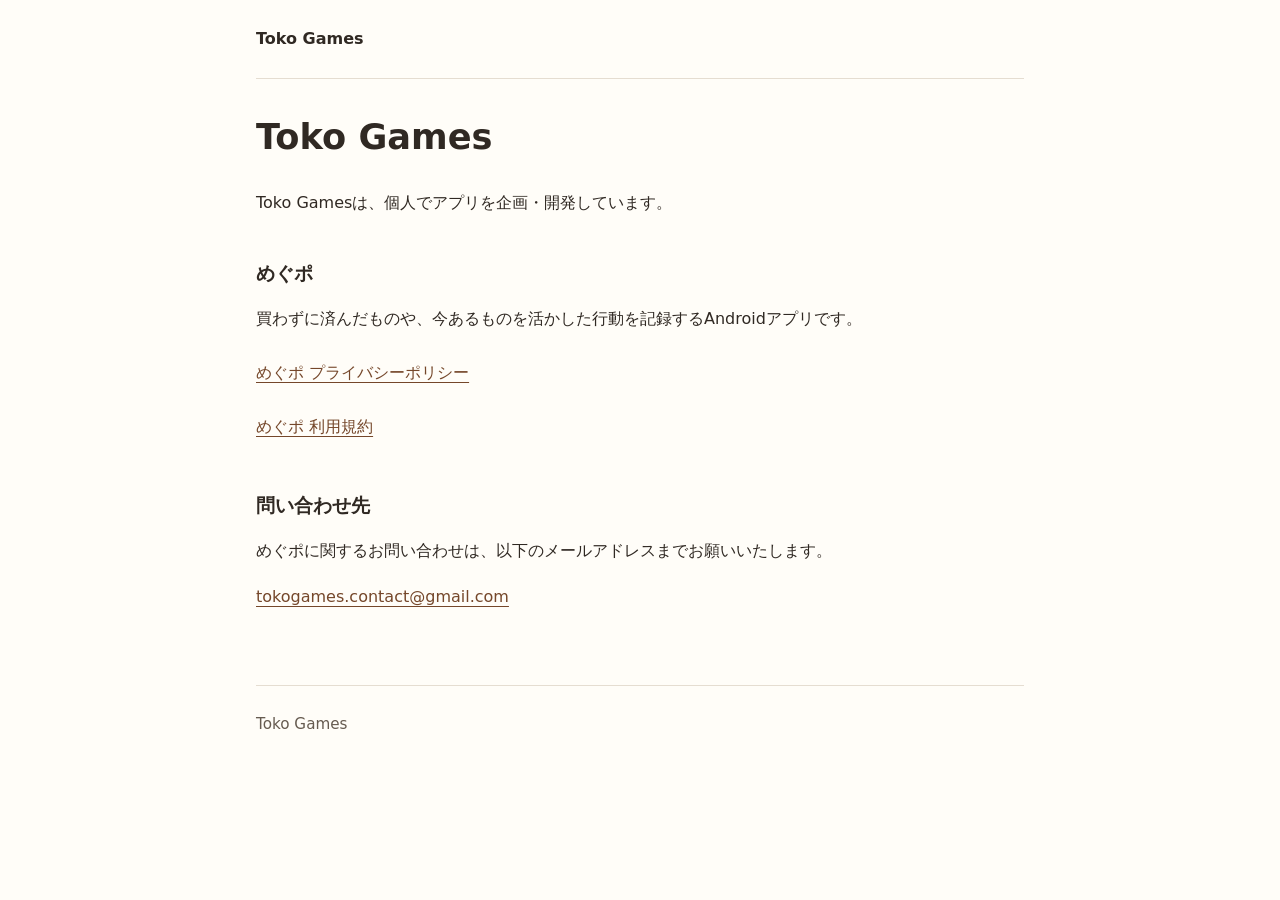
<file: index.html>
<!doctype html>
<html lang="ja">
<head>
<meta charset="utf-8">
<meta name="viewport" content="width=device-width, initial-scale=1">
<title>Toko Games</title>
<meta name="description" content="個人でアプリを制作するToko Gamesの公式ページ。めぐポのプライバシーポリシー、利用規約、問い合わせ先をご案内します。">
<link rel="stylesheet" href="assets/site.css">
</head>
<body>
<a class="skip" href="#main">本文へ移動</a>
<header class="site-header"><span>Toko Games</span></header>
<main id="main">
<h1>Toko Games</h1>
<p>Toko Gamesは、個人でアプリを企画・開発しています。</p>
<section aria-labelledby="megupo-title">
<h2 id="megupo-title">めぐポ</h2>
<p>買わずに済んだものや、今あるものを活かした行動を記録するAndroidアプリです。</p>
<ul class="page-links">
<li><a href="megupo/privacy/">めぐポ プライバシーポリシー</a></li>
<li><a href="megupo/terms/">めぐポ 利用規約</a></li>
</ul>
</section>
<section id="contact" aria-labelledby="contact-title">
<h2 id="contact-title">問い合わせ先</h2>
<p>めぐポに関するお問い合わせは、以下のメールアドレスまでお願いいたします。</p>
<p><a href="mailto:tokogames.contact@gmail.com">tokogames.contact@gmail.com</a></p>
</section>
</main>
<footer><p>Toko Games</p></footer>
</body>
</html>
</file>
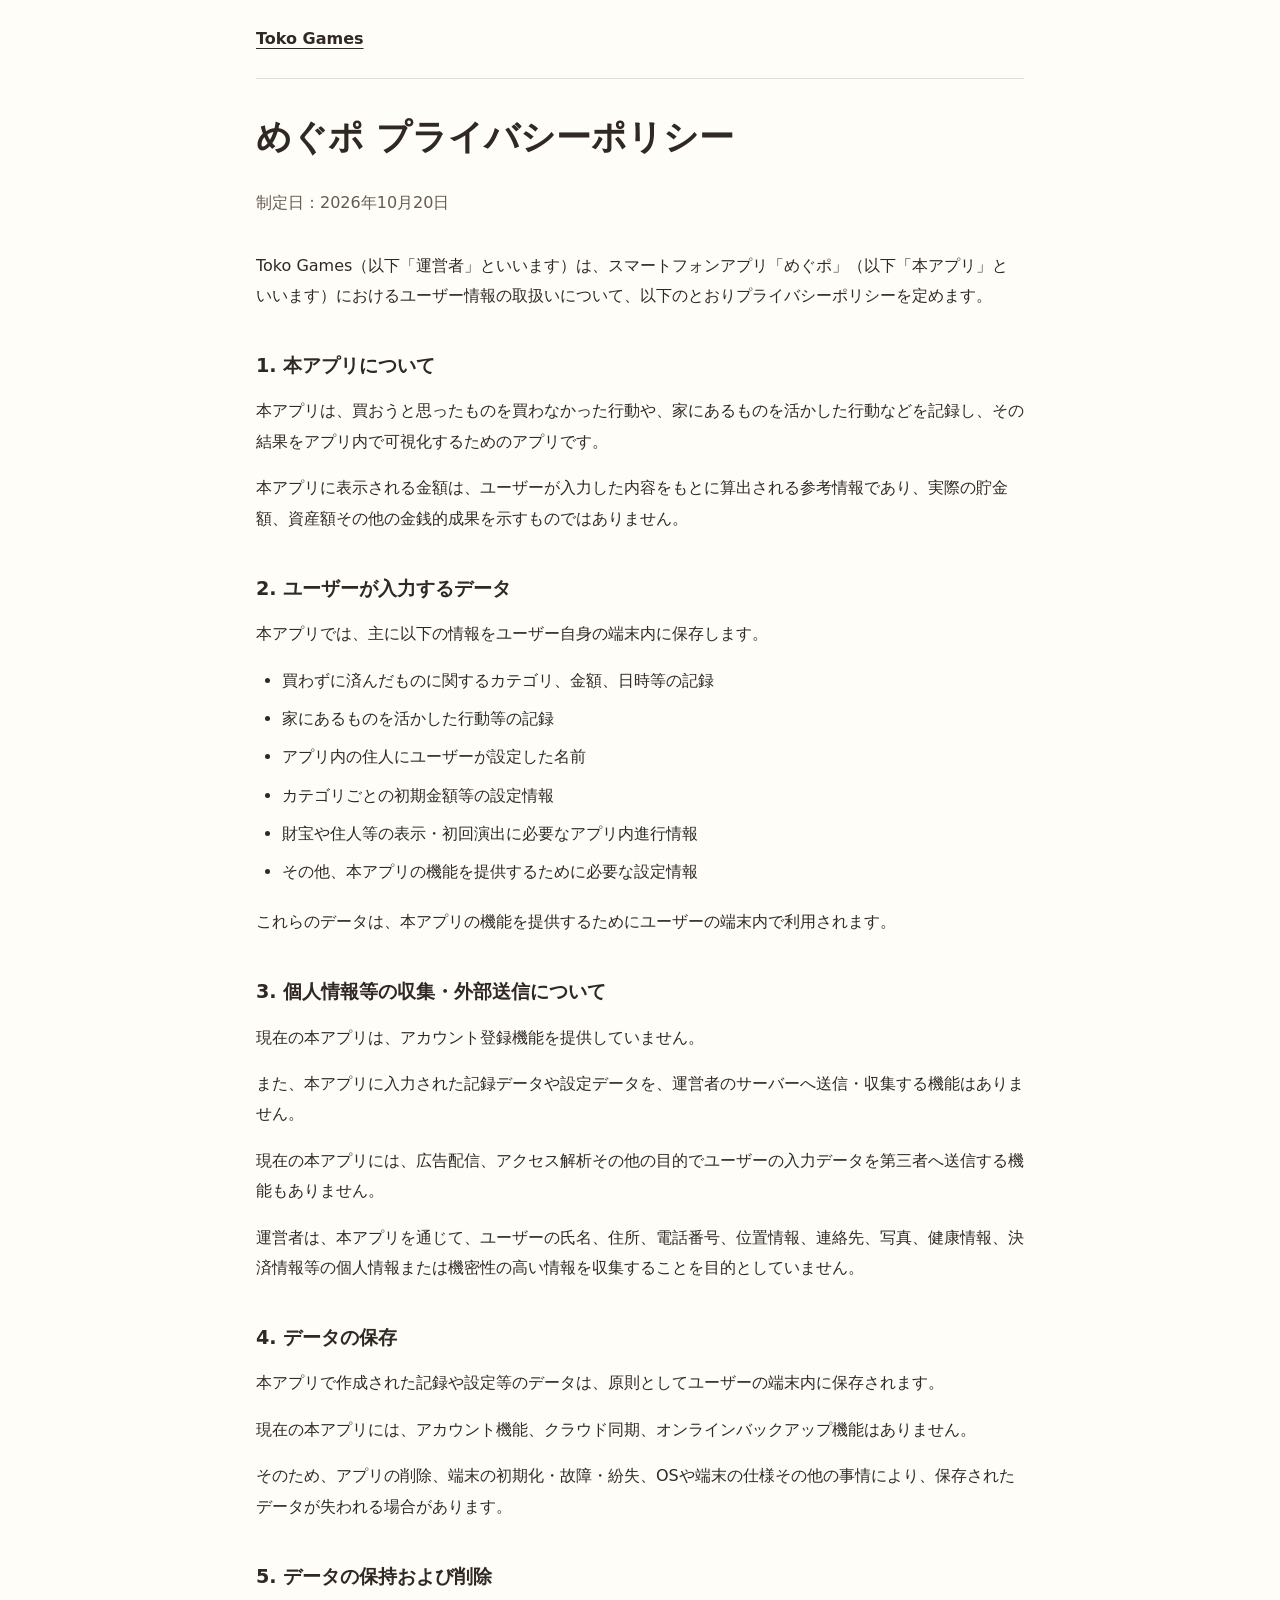
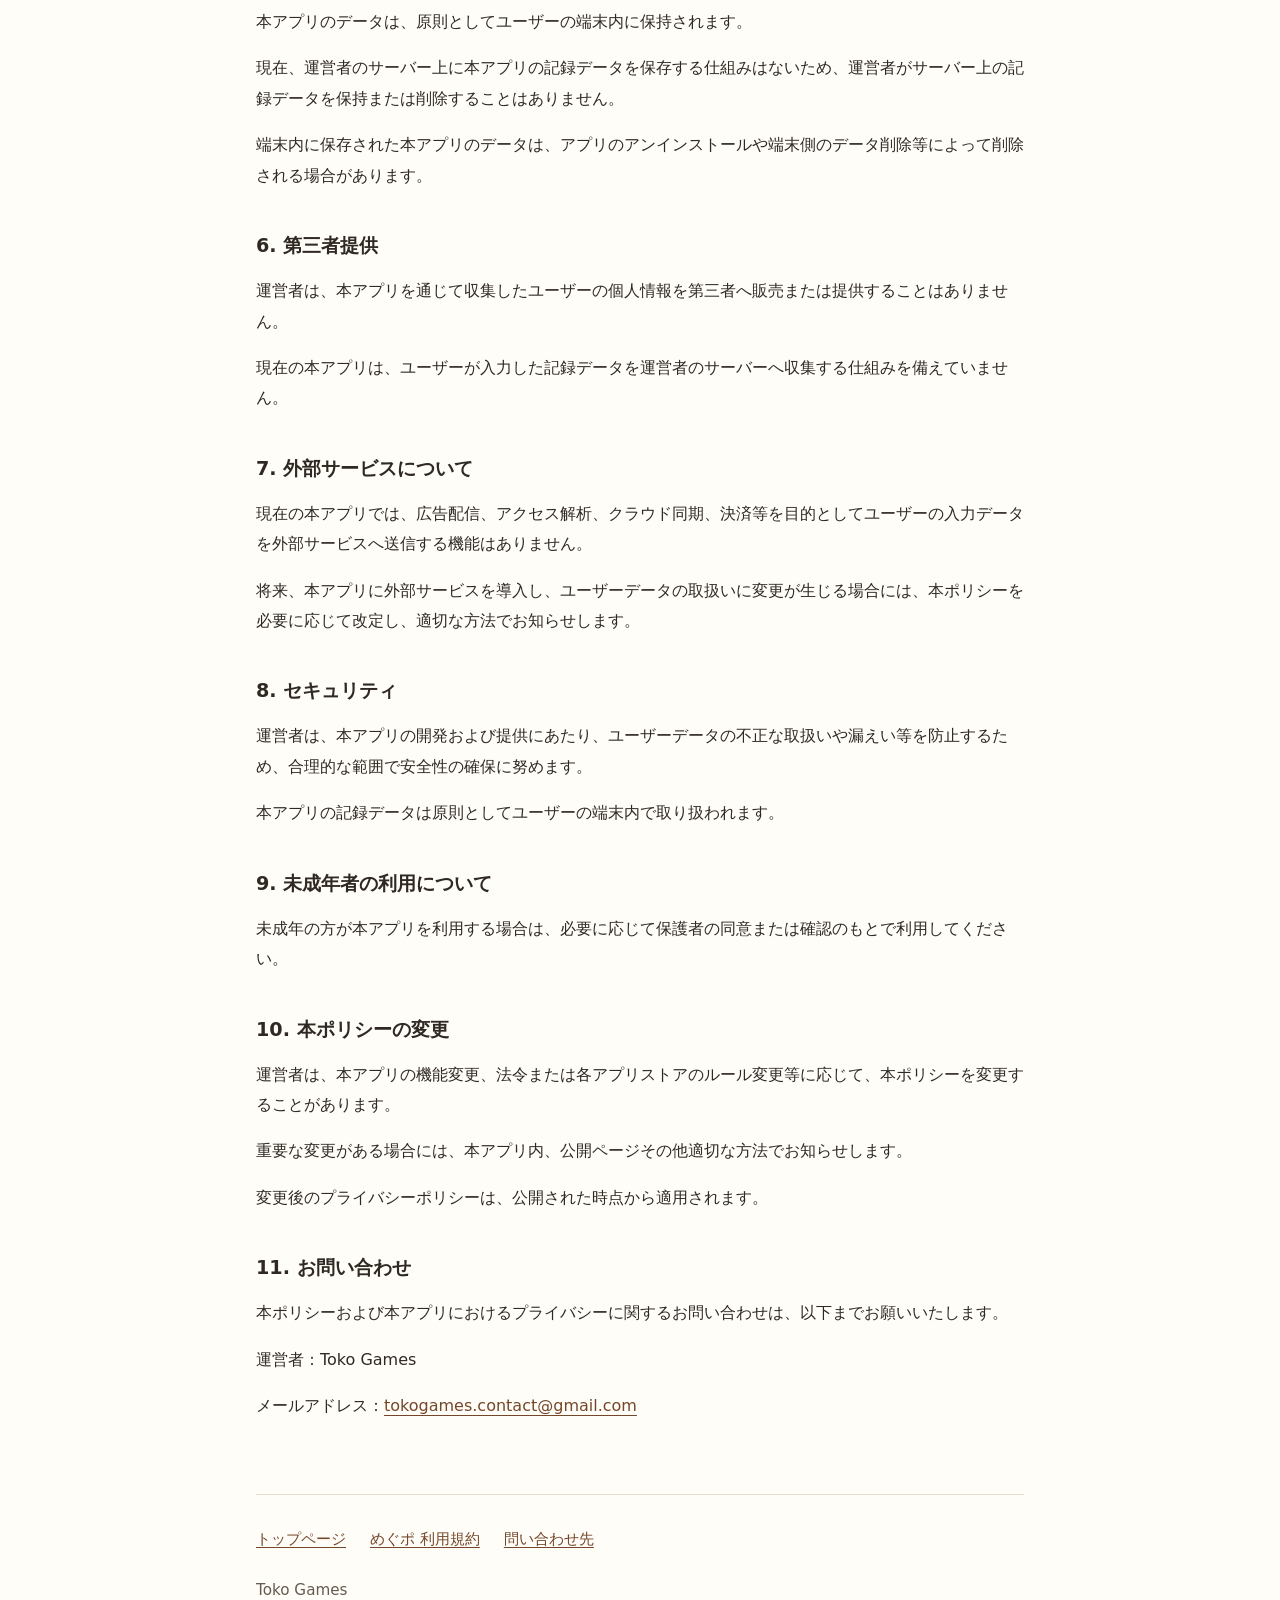
<file: megupo/privacy/index.html>
<!doctype html>
<html lang="ja">
<head>
<meta charset="utf-8">
<meta name="viewport" content="width=device-width, initial-scale=1">
<title>めぐポ プライバシーポリシー | Toko Games</title>
<meta name="description" content="Toko Gamesが提供するめぐポ プライバシーポリシー。">
<link rel="stylesheet" href="../../assets/site.css">
</head>
<body>
<a class="skip" href="#main">本文へ移動</a>
<header class="site-header"><a href="../../">Toko Games</a></header>
<main id="main" class="legal">
<h1>めぐポ プライバシーポリシー</h1>
<p class="date"><time datetime="2026-10-20">制定日：2026年10月20日</time></p>
<p>Toko Games（以下「運営者」といいます）は、スマートフォンアプリ「めぐポ」（以下「本アプリ」といいます）におけるユーザー情報の取扱いについて、以下のとおりプライバシーポリシーを定めます。</p>
<h2>1. 本アプリについて</h2>
<p>本アプリは、買おうと思ったものを買わなかった行動や、家にあるものを活かした行動などを記録し、その結果をアプリ内で可視化するためのアプリです。</p>
<p>本アプリに表示される金額は、ユーザーが入力した内容をもとに算出される参考情報であり、実際の貯金額、資産額その他の金銭的成果を示すものではありません。</p>
<h2>2. ユーザーが入力するデータ</h2>
<p>本アプリでは、主に以下の情報をユーザー自身の端末内に保存します。</p>
<ul>
<li>買わずに済んだものに関するカテゴリ、金額、日時等の記録</li>
<li>家にあるものを活かした行動等の記録</li>
<li>アプリ内の住人にユーザーが設定した名前</li>
<li>カテゴリごとの初期金額等の設定情報</li>
<li>財宝や住人等の表示・初回演出に必要なアプリ内進行情報</li>
<li>その他、本アプリの機能を提供するために必要な設定情報</li>
</ul>
<p>これらのデータは、本アプリの機能を提供するためにユーザーの端末内で利用されます。</p>
<h2>3. 個人情報等の収集・外部送信について</h2>
<p>現在の本アプリは、アカウント登録機能を提供していません。</p>
<p>また、本アプリに入力された記録データや設定データを、運営者のサーバーへ送信・収集する機能はありません。</p>
<p>現在の本アプリには、広告配信、アクセス解析その他の目的でユーザーの入力データを第三者へ送信する機能もありません。</p>
<p>運営者は、本アプリを通じて、ユーザーの氏名、住所、電話番号、位置情報、連絡先、写真、健康情報、決済情報等の個人情報または機密性の高い情報を収集することを目的としていません。</p>
<h2>4. データの保存</h2>
<p>本アプリで作成された記録や設定等のデータは、原則としてユーザーの端末内に保存されます。</p>
<p>現在の本アプリには、アカウント機能、クラウド同期、オンラインバックアップ機能はありません。</p>
<p>そのため、アプリの削除、端末の初期化・故障・紛失、OSや端末の仕様その他の事情により、保存されたデータが失われる場合があります。</p>
<h2>5. データの保持および削除</h2>
<p>本アプリのデータは、原則としてユーザーの端末内に保持されます。</p>
<p>現在、運営者のサーバー上に本アプリの記録データを保存する仕組みはないため、運営者がサーバー上の記録データを保持または削除することはありません。</p>
<p>端末内に保存された本アプリのデータは、アプリのアンインストールや端末側のデータ削除等によって削除される場合があります。</p>
<h2>6. 第三者提供</h2>
<p>運営者は、本アプリを通じて収集したユーザーの個人情報を第三者へ販売または提供することはありません。</p>
<p>現在の本アプリは、ユーザーが入力した記録データを運営者のサーバーへ収集する仕組みを備えていません。</p>
<h2>7. 外部サービスについて</h2>
<p>現在の本アプリでは、広告配信、アクセス解析、クラウド同期、決済等を目的としてユーザーの入力データを外部サービスへ送信する機能はありません。</p>
<p>将来、本アプリに外部サービスを導入し、ユーザーデータの取扱いに変更が生じる場合には、本ポリシーを必要に応じて改定し、適切な方法でお知らせします。</p>
<h2>8. セキュリティ</h2>
<p>運営者は、本アプリの開発および提供にあたり、ユーザーデータの不正な取扱いや漏えい等を防止するため、合理的な範囲で安全性の確保に努めます。</p>
<p>本アプリの記録データは原則としてユーザーの端末内で取り扱われます。</p>
<h2>9. 未成年者の利用について</h2>
<p>未成年の方が本アプリを利用する場合は、必要に応じて保護者の同意または確認のもとで利用してください。</p>
<h2>10. 本ポリシーの変更</h2>
<p>運営者は、本アプリの機能変更、法令または各アプリストアのルール変更等に応じて、本ポリシーを変更することがあります。</p>
<p>重要な変更がある場合には、本アプリ内、公開ページその他適切な方法でお知らせします。</p>
<p>変更後のプライバシーポリシーは、公開された時点から適用されます。</p>
<h2>11. お問い合わせ</h2>
<p>本ポリシーおよび本アプリにおけるプライバシーに関するお問い合わせは、以下までお願いいたします。</p>
<p>運営者：Toko Games</p>
<p>メールアドレス：<a href="mailto:tokogames.contact@gmail.com">tokogames.contact@gmail.com</a></p>
</main>
<footer><nav aria-label="関連ページ"><a href="../../">トップページ</a><a href="../terms/">めぐポ 利用規約</a><a href="../../#contact">問い合わせ先</a></nav><p>Toko Games</p></footer>
</body>
</html>
</file>
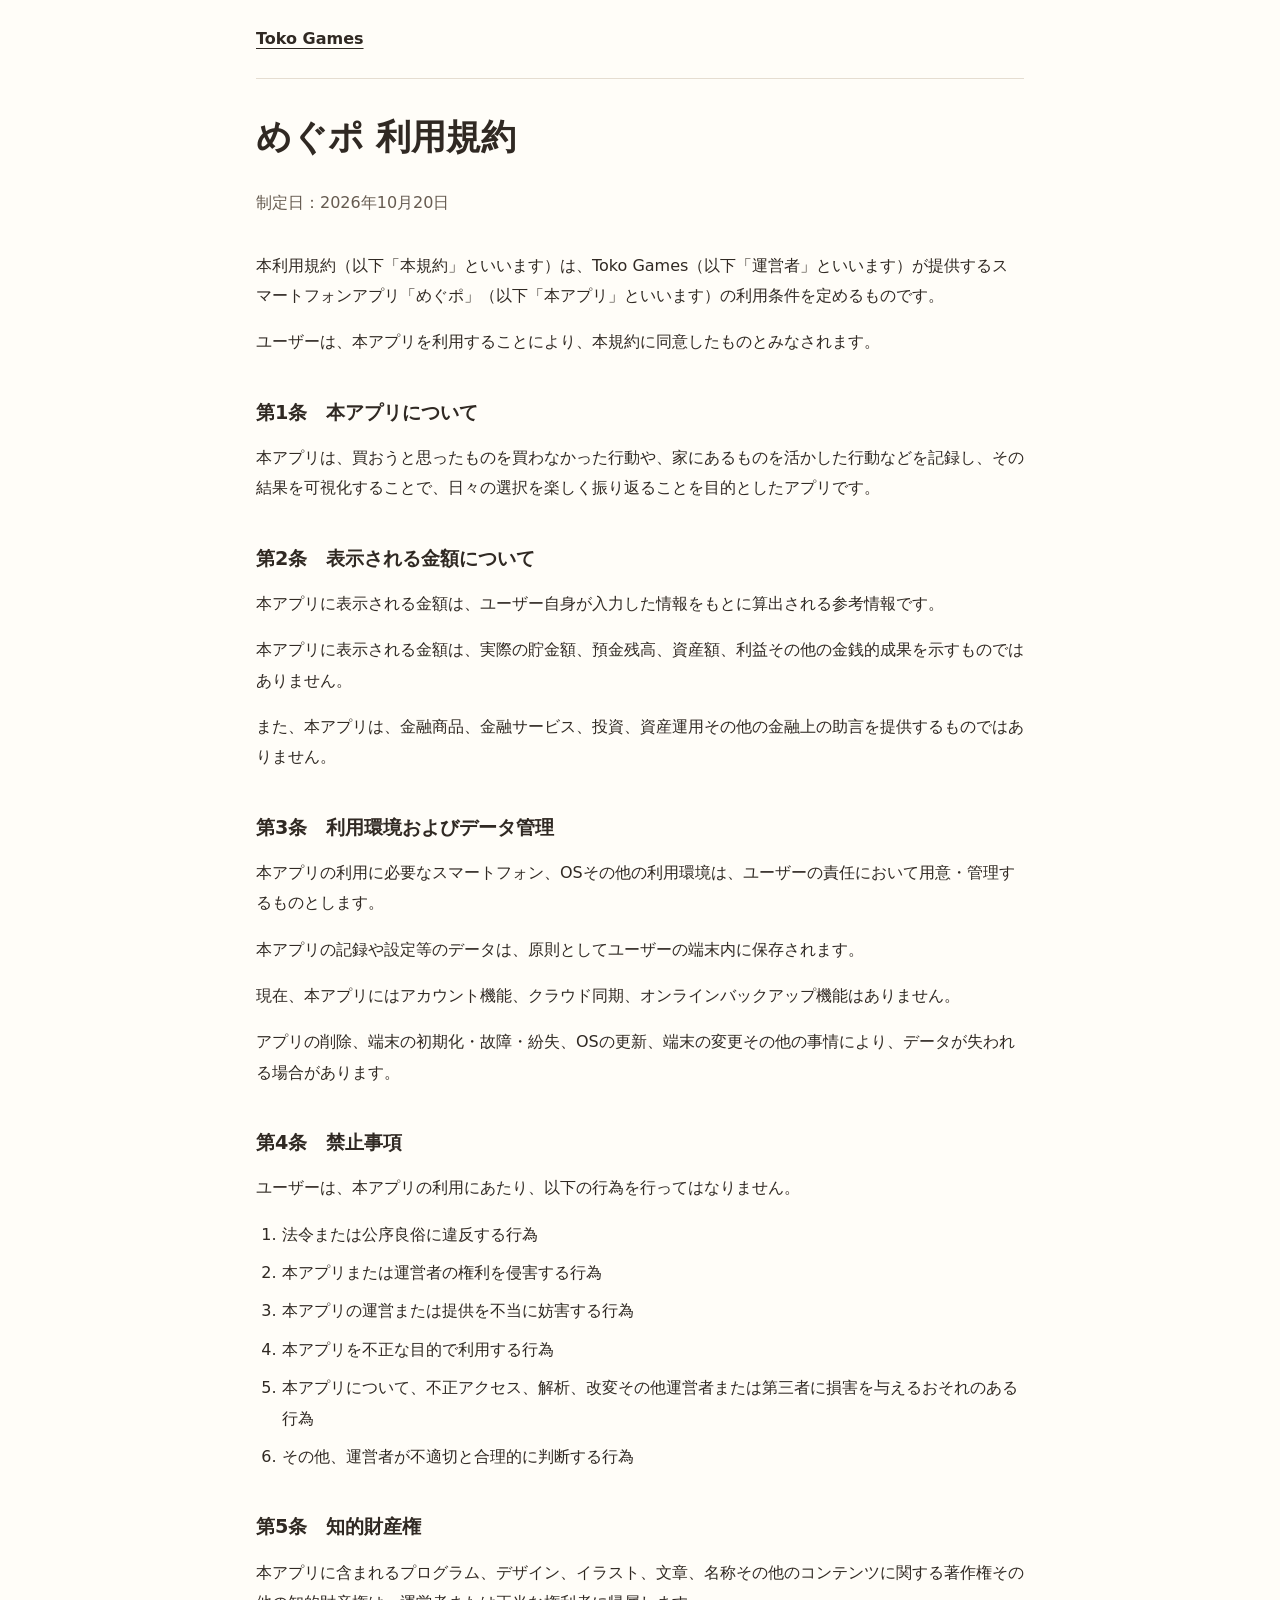
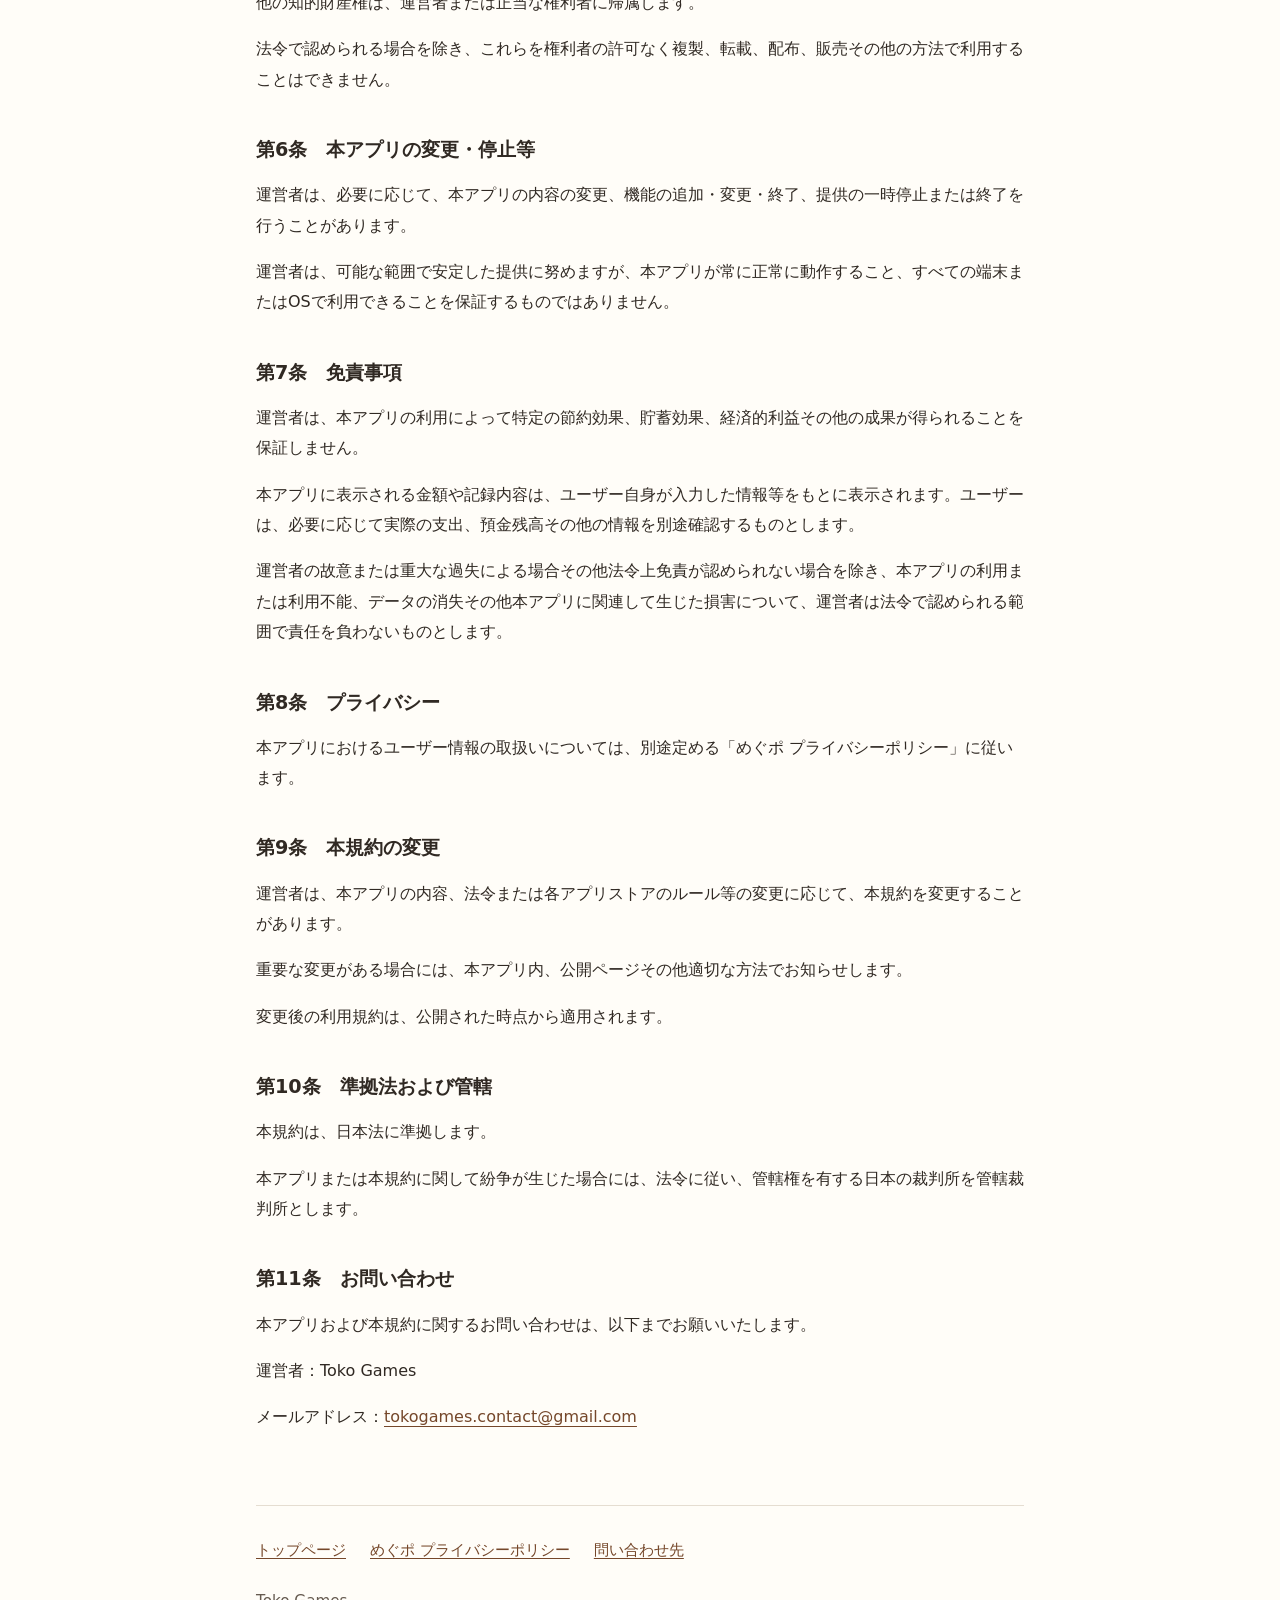
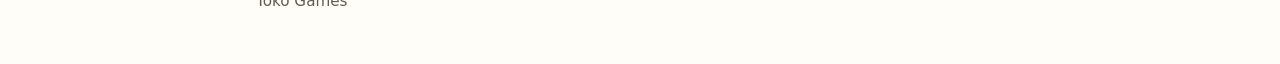
<file: megupo/terms/index.html>
<!doctype html>
<html lang="ja">
<head>
<meta charset="utf-8">
<meta name="viewport" content="width=device-width, initial-scale=1">
<title>めぐポ 利用規約 | Toko Games</title>
<meta name="description" content="Toko Gamesが提供するめぐポ 利用規約。">
<link rel="stylesheet" href="../../assets/site.css">
</head>
<body>
<a class="skip" href="#main">本文へ移動</a>
<header class="site-header"><a href="../../">Toko Games</a></header>
<main id="main" class="legal">
<h1>めぐポ 利用規約</h1>
<p class="date"><time datetime="2026-10-20">制定日：2026年10月20日</time></p>
<p>本利用規約（以下「本規約」といいます）は、Toko Games（以下「運営者」といいます）が提供するスマートフォンアプリ「めぐポ」（以下「本アプリ」といいます）の利用条件を定めるものです。</p>
<p>ユーザーは、本アプリを利用することにより、本規約に同意したものとみなされます。</p>
<h2>第1条　本アプリについて</h2>
<p>本アプリは、買おうと思ったものを買わなかった行動や、家にあるものを活かした行動などを記録し、その結果を可視化することで、日々の選択を楽しく振り返ることを目的としたアプリです。</p>
<h2>第2条　表示される金額について</h2>
<p>本アプリに表示される金額は、ユーザー自身が入力した情報をもとに算出される参考情報です。</p>
<p>本アプリに表示される金額は、実際の貯金額、預金残高、資産額、利益その他の金銭的成果を示すものではありません。</p>
<p>また、本アプリは、金融商品、金融サービス、投資、資産運用その他の金融上の助言を提供するものではありません。</p>
<h2>第3条　利用環境およびデータ管理</h2>
<p>本アプリの利用に必要なスマートフォン、OSその他の利用環境は、ユーザーの責任において用意・管理するものとします。</p>
<p>本アプリの記録や設定等のデータは、原則としてユーザーの端末内に保存されます。</p>
<p>現在、本アプリにはアカウント機能、クラウド同期、オンラインバックアップ機能はありません。</p>
<p>アプリの削除、端末の初期化・故障・紛失、OSの更新、端末の変更その他の事情により、データが失われる場合があります。</p>
<h2>第4条　禁止事項</h2>
<p>ユーザーは、本アプリの利用にあたり、以下の行為を行ってはなりません。</p>
<ol>
<li>法令または公序良俗に違反する行為</li>
<li>本アプリまたは運営者の権利を侵害する行為</li>
<li>本アプリの運営または提供を不当に妨害する行為</li>
<li>本アプリを不正な目的で利用する行為</li>
<li>本アプリについて、不正アクセス、解析、改変その他運営者または第三者に損害を与えるおそれのある行為</li>
<li>その他、運営者が不適切と合理的に判断する行為</li>
</ol>
<h2>第5条　知的財産権</h2>
<p>本アプリに含まれるプログラム、デザイン、イラスト、文章、名称その他のコンテンツに関する著作権その他の知的財産権は、運営者または正当な権利者に帰属します。</p>
<p>法令で認められる場合を除き、これらを権利者の許可なく複製、転載、配布、販売その他の方法で利用することはできません。</p>
<h2>第6条　本アプリの変更・停止等</h2>
<p>運営者は、必要に応じて、本アプリの内容の変更、機能の追加・変更・終了、提供の一時停止または終了を行うことがあります。</p>
<p>運営者は、可能な範囲で安定した提供に努めますが、本アプリが常に正常に動作すること、すべての端末またはOSで利用できることを保証するものではありません。</p>
<h2>第7条　免責事項</h2>
<p>運営者は、本アプリの利用によって特定の節約効果、貯蓄効果、経済的利益その他の成果が得られることを保証しません。</p>
<p>本アプリに表示される金額や記録内容は、ユーザー自身が入力した情報等をもとに表示されます。ユーザーは、必要に応じて実際の支出、預金残高その他の情報を別途確認するものとします。</p>
<p>運営者の故意または重大な過失による場合その他法令上免責が認められない場合を除き、本アプリの利用または利用不能、データの消失その他本アプリに関連して生じた損害について、運営者は法令で認められる範囲で責任を負わないものとします。</p>
<h2>第8条　プライバシー</h2>
<p>本アプリにおけるユーザー情報の取扱いについては、別途定める「めぐポ プライバシーポリシー」に従います。</p>
<h2>第9条　本規約の変更</h2>
<p>運営者は、本アプリの内容、法令または各アプリストアのルール等の変更に応じて、本規約を変更することがあります。</p>
<p>重要な変更がある場合には、本アプリ内、公開ページその他適切な方法でお知らせします。</p>
<p>変更後の利用規約は、公開された時点から適用されます。</p>
<h2>第10条　準拠法および管轄</h2>
<p>本規約は、日本法に準拠します。</p>
<p>本アプリまたは本規約に関して紛争が生じた場合には、法令に従い、管轄権を有する日本の裁判所を管轄裁判所とします。</p>
<h2>第11条　お問い合わせ</h2>
<p>本アプリおよび本規約に関するお問い合わせは、以下までお願いいたします。</p>
<p>運営者：Toko Games</p>
<p>メールアドレス：<a href="mailto:tokogames.contact@gmail.com">tokogames.contact@gmail.com</a></p>
</main>
<footer><nav aria-label="関連ページ"><a href="../../">トップページ</a><a href="../privacy/">めぐポ プライバシーポリシー</a><a href="../../#contact">問い合わせ先</a></nav><p>Toko Games</p></footer>
</body>
</html>
</file>
<file: assets/site.css>
:root{color-scheme:light;font-family:system-ui,-apple-system,BlinkMacSystemFont,"Segoe UI","Hiragino Kaku Gothic ProN","Yu Gothic",Meiryo,sans-serif;color:#302923;background:#fffdf8;font-size:16px;line-height:1.9}
*{box-sizing:border-box}
body{margin:0;overflow-wrap:anywhere;line-break:strict}
.site-header,main,footer{width:min(100% - 2.5rem,48rem);margin-inline:auto}
.site-header{padding-block:1.5rem;border-bottom:1px solid #e5ddd1;font-weight:600}
.site-header a{color:inherit}
main{padding-block:2rem 3.5rem}
h1{font-size:clamp(1.55rem,5vw,2.2rem);line-height:1.5;margin:0 0 1.5rem;font-weight:700}
h2{font-size:1.2rem;line-height:1.6;margin:2.5rem 0 .9rem;font-weight:650}
p{margin:0 0 1rem}
a{color:#75472a;text-underline-offset:.22em;text-decoration-thickness:1px}
a:hover{text-decoration-thickness:2px}
a:focus-visible{outline:3px solid #75472a;outline-offset:4px;border-radius:2px}
ul,ol{padding-inline-start:1.6rem;margin:0 0 1.2rem}
li{margin-block:.5rem}
.date{color:#665b50;margin-bottom:2rem}
.page-links{list-style:none;padding:0}
.page-links a{display:inline-block;padding-block:.5rem}
footer{border-top:1px solid #e5ddd1;padding-block:1.5rem 2rem;font-size:.95rem;color:#665b50}
footer nav{display:flex;flex-wrap:wrap;gap:.3rem 1.5rem;margin-bottom:1rem}
footer nav a{padding-block:.4rem}
.skip{position:absolute;left:1rem;top:0;transform:translateY(-150%);background:#fffdf8;padding:.5rem 1rem;z-index:1}
.skip:focus{transform:translateY(0)}
@media(max-width:420px){.site-header,main,footer{width:calc(100% - 2rem)}main{padding-top:1.5rem}}
@media print{.site-header,footer,.skip{display:none}main{width:100%;padding:0}a{color:inherit;text-decoration:none}h2{break-after:avoid}}
</file>
